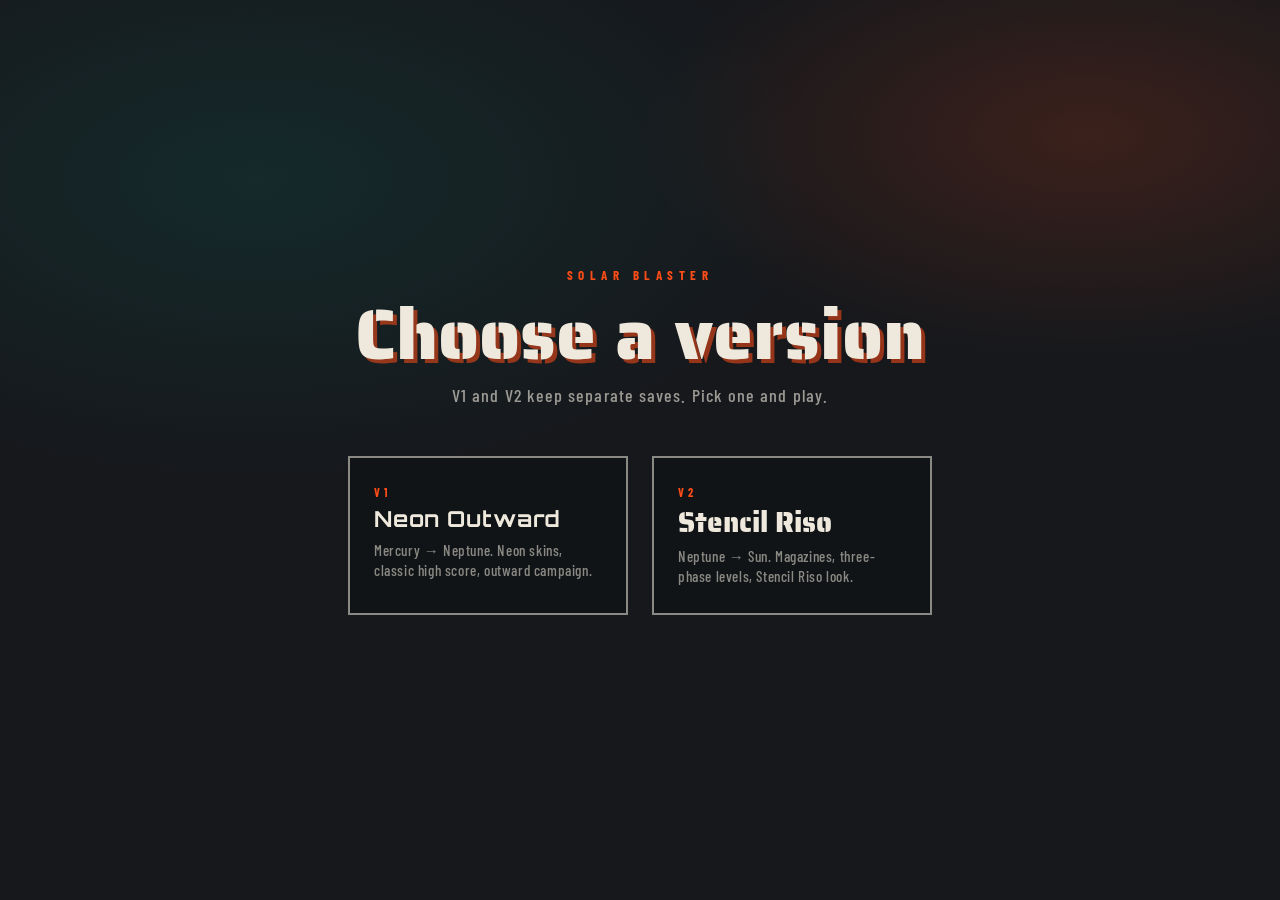
<file: index.html>
<!DOCTYPE html>
<html lang="en">
<head>
  <meta charset="UTF-8" />
  <meta name="viewport" content="width=device-width, initial-scale=1.0" />
  <meta http-equiv="Cache-Control" content="no-store" />
  <title>Solar Blaster</title>
  <link rel="preconnect" href="https://fonts.googleapis.com" />
  <link rel="preconnect" href="https://fonts.gstatic.com" crossorigin />
  <link href="https://fonts.googleapis.com/css2?family=Saira+Stencil+One&family=Barlow+Condensed:wght@500;700&family=Orbitron:wght@700&display=swap" rel="stylesheet" />
  <link rel="stylesheet" href="styles/hub.css" />
</head>
<body>
  <main class="hub">
    <p class="hub-eyebrow">SOLAR BLASTER</p>
    <h1 class="hub-title">Choose a version</h1>
    <p class="hub-sub">V1 and V2 keep separate saves. Pick one and play.</p>

    <div class="hub-cards">
      <a class="hub-card hub-card--v1" href="v1/">
        <span class="hub-card-ver">V1</span>
        <span class="hub-card-name">Neon Outward</span>
        <span class="hub-card-desc">Mercury → Neptune. Neon skins, classic high score, outward campaign.</span>
      </a>
      <a class="hub-card hub-card--v2" href="v2/">
        <span class="hub-card-ver">V2</span>
        <span class="hub-card-name">Stencil Riso</span>
        <span class="hub-card-desc">Neptune → Sun. Magazines, three-phase levels, Stencil Riso look.</span>
      </a>
    </div>
  </main>
</body>
</html>
</file>
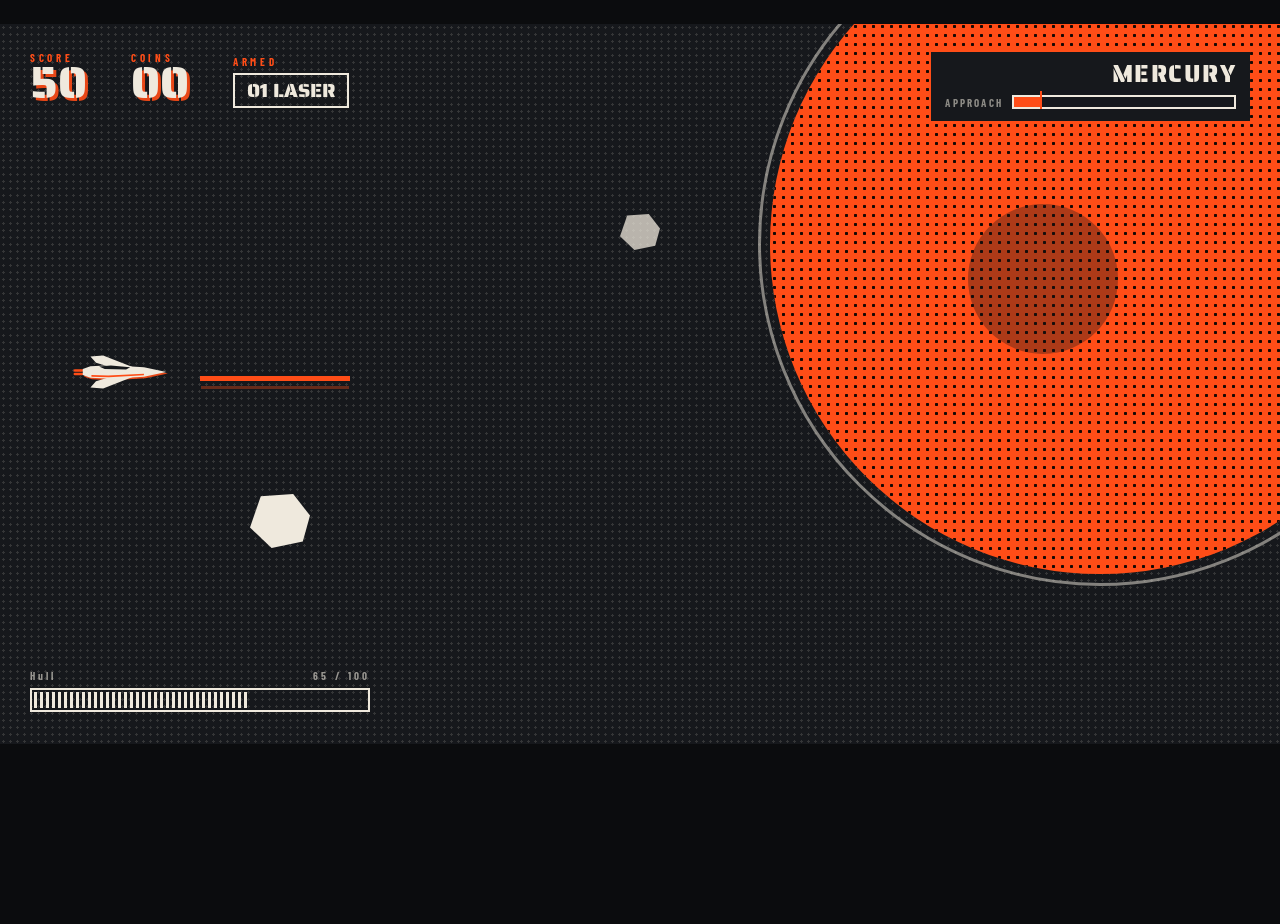
<file: files/solar-blaster-design-handoff/handoff/hud.html>
<!doctype html>
<html lang="en">
<head>
<meta charset="utf-8">
<title>Solar Blaster — 1b HUD reference</title>
<link rel="stylesheet" href="./solar-blaster.css">
<style>
  html,body{margin:0;height:100%;background:#0b0c0e}
  .stage{position:relative;width:1280px;height:720px;margin:24px auto;overflow:hidden}
  .hud-top{position:absolute;inset:0 0 auto 0;display:flex;justify-content:space-between;
           align-items:flex-start;padding:28px 30px;box-sizing:border-box}
  .stats{display:flex;gap:44px;align-items:flex-start}
  .hull{position:absolute;left:30px;bottom:32px;width:340px}
  .hull__head{display:flex;justify-content:space-between;font:700 11px/1 var(--sb-label);
              letter-spacing:.28em;color:rgba(239,233,221,.6);margin-bottom:7px}
  .approach{display:flex;align-items:center;gap:9px;justify-content:flex-end;margin-top:9px}
  .planet{position:absolute;right:-150px;top:-110px;width:660px;height:660px}
  .rock{position:absolute;background:var(--sb-bone);
        clip-path:polygon(18% 4%,72% 0,100% 40%,88% 88%,36% 100%,0 62%)}
  .shot{position:absolute;height:5px;background:var(--sb-blaze);
        box-shadow:0 9px 0 -1px rgba(255,77,23,.35)}
</style>
</head>
<body>
<div class="stage sb-screen">
  <div class="planet sb-planet"><div class="sb-crater" style="left:30%;top:44%;width:150px;height:150px"></div></div>

  <div class="rock" style="left:250px;top:470px;width:60px;height:54px"></div>
  <div class="rock" style="left:620px;top:190px;width:40px;height:36px;opacity:.75"></div>

  <!-- player: 102px LOD, nose right -->
  <img class="sb-ship" src="./assets/ship-reflex07-small.svg" width="102"
       style="position:absolute;left:70px;top:330px" alt="">
  <div class="shot" style="left:200px;top:352px;width:150px"></div>

  <div class="hud-top">
    <div class="stats">
      <div><div class="sb-label">Score</div><div class="sb-num">50</div></div>
      <div><div class="sb-label">Coins</div><div class="sb-num">00</div></div>
      <div style="padding-top:4px">
        <div class="sb-label">Armed</div>
        <div class="sb-chip" style="margin-top:6px">01 LASER</div>
      </div>
    </div>

    <!-- plate is required: this block sits over the planet -->
    <div class="sb-plate" style="text-align:right">
      <div class="sb-title">MERCURY</div>
      <div class="approach">
        <div class="sb-label sb-label--quiet" style="letter-spacing:.2em">Approach</div>
        <div class="sb-meter">
          <div class="sb-meter__fill" style="width:12%"></div>
          <div class="sb-meter__thumb" style="left:12%"></div>
        </div>
      </div>
    </div>
  </div>

  <div class="hull">
    <div class="hull__head"><span>Hull</span><span>65 / 100</span></div>
    <div class="sb-bar"><div class="sb-bar__fill" style="width:65%"></div></div>
  </div>
</div>
</body>
</html>
</file>
<file: styles/hub.css>
/* Hub — version picker for Solar Blaster V1 / V2 */

*, *::before, *::after {
  box-sizing: border-box;
  margin: 0;
  padding: 0;
}

html, body {
  width: 100%;
  min-height: 100%;
  background:
    radial-gradient(ellipse 80% 60% at 20% 20%, rgba(15, 122, 106, 0.18), transparent 55%),
    radial-gradient(ellipse 70% 50% at 85% 15%, rgba(255, 77, 23, 0.16), transparent 50%),
    #16181c;
  color: #efe9dd;
  font-family: 'Barlow Condensed', sans-serif;
}

.hub {
  min-height: 100vh;
  display: flex;
  flex-direction: column;
  align-items: center;
  justify-content: center;
  padding: 48px 24px 64px;
  text-align: center;
}

.hub-eyebrow {
  font: 700 13px/1 'Barlow Condensed', sans-serif;
  letter-spacing: 0.42em;
  color: #ff4d17;
  margin-bottom: 18px;
}

.hub-title {
  font: 400 clamp(42px, 8vw, 72px)/0.95 'Saira Stencil One', sans-serif;
  color: #efe9dd;
  text-shadow: 4px 4px 0 rgba(255, 77, 23, 0.55);
  margin-bottom: 14px;
}

.hub-sub {
  max-width: 36rem;
  font: 500 18px/1.4 'Barlow Condensed', sans-serif;
  letter-spacing: 0.06em;
  color: rgba(239, 233, 221, 0.62);
  margin-bottom: 48px;
}

.hub-cards {
  display: grid;
  grid-template-columns: repeat(2, minmax(0, 280px));
  gap: 24px;
  width: 100%;
  max-width: 640px;
  justify-content: center;
}

.hub-card {
  display: flex;
  flex-direction: column;
  align-items: flex-start;
  gap: 10px;
  padding: 28px 24px 26px;
  text-decoration: none;
  color: inherit;
  border: 2px solid rgba(239, 233, 221, 0.55);
  background: rgba(16, 18, 22, 0.72);
  transition: border-color 120ms ease, transform 120ms ease, background 120ms ease;
}

.hub-card:hover,
.hub-card:focus-visible {
  border-color: #ff4d17;
  background: rgba(16, 18, 22, 0.92);
  transform: translateY(-3px);
  outline: none;
}

.hub-card-ver {
  font: 700 12px/1 'Barlow Condensed', sans-serif;
  letter-spacing: 0.34em;
  color: #ff4d17;
}

.hub-card-name {
  font: 400 28px/1 'Saira Stencil One', sans-serif;
  color: #efe9dd;
}

.hub-card--v1 .hub-card-name {
  font-family: 'Orbitron', sans-serif;
  font-weight: 700;
  font-size: 22px;
  letter-spacing: 0.04em;
}

.hub-card-desc {
  font: 500 15px/1.35 'Barlow Condensed', sans-serif;
  letter-spacing: 0.04em;
  color: rgba(239, 233, 221, 0.55);
  text-align: left;
}

@media (max-width: 640px) {
  .hub-cards {
    grid-template-columns: 1fr;
    max-width: 360px;
  }
}
</file>
<file: files/solar-blaster-design-handoff/handoff/solar-blaster.css>
/* Solar Blaster — Stencil Riso (scheme 1b)
   Two inks on ink-black. Everything halftoned. Deliberate misprint offset. */

@import url('https://fonts.googleapis.com/css2?family=Saira+Stencil+One&family=Barlow+Condensed:wght@500;700&family=Space+Mono&display=swap');

:root {
  /* ink */
  --sb-ink:        #16181c;  /* ground, canopies, dot screen */
  --sb-ink-deep:   #101216;  /* panels, chrome behind HUD */
  --sb-bone:       #efe9dd;  /* paper / hull / HUD strokes */
  --sb-blaze:      #ff4d17;  /* thrust, guns, damage, danger — nothing else */
  --sb-teal:       #0f7a6a;  /* third ink, rare: shields / pickups only */

  --sb-dot:        9px;      /* halftone screen pitch */
  --sb-misprint:   6px;      /* plate offset, always down + right */
  --sb-rule:       2px;      /* stencil stroke weight */

  --sb-display: 'Saira Stencil One', 'Impact', sans-serif;  /* numerals, planet names */
  --sb-label:   'Barlow Condensed', 'Oswald', sans-serif;   /* labels, 700, tracked .3em, UPPER */
  --sb-mono:    'Space Mono', ui-monospace, monospace;      /* readouts, debug */
}

/* ---- ground -------------------------------------------------------- */
.sb-screen {
  background: var(--sb-ink);
  background-image: radial-gradient(circle, rgba(239,233,221,.14) 0 1.1px, transparent 1.2px);
  background-size: 7px 7px;           /* starfield IS the paper grain */
  color: var(--sb-bone);
  font-family: var(--sb-label);
}

/* ---- halftone: overlay on any solid fill ---------------------------- */
.sb-halftone::after {
  content: ''; position: absolute; inset: 0; pointer-events: none;
  background: radial-gradient(circle, var(--sb-ink) 0 1.5px, transparent 1.6px);
  background-size: var(--sb-dot) var(--sb-dot);
  mix-blend-mode: multiply;
}

/* ---- planets: flat blaze disc, screened, bone keyline --------------- */
.sb-planet { position: relative; border-radius: 50%; background: var(--sb-blaze); }
.sb-planet::before {            /* the screen */
  content: ''; position: absolute; inset: 0; border-radius: 50%;
  background: radial-gradient(circle, var(--sb-ink) 0 1.4px, transparent 1.5px);
  background-size: var(--sb-dot) var(--sb-dot); mix-blend-mode: multiply;
}
.sb-planet::after {             /* misregistered keyline */
  content: ''; position: absolute; inset: -12px; border-radius: 50%;
  border: 3px solid var(--sb-bone); opacity: .5;
}
.sb-crater { position: absolute; border-radius: 50%; background: var(--sb-ink); opacity: .35; }

/* ---- typography ----------------------------------------------------- */
.sb-num   { font: 400 44px/.9 var(--sb-display); color: var(--sb-bone);
            text-shadow: 3px 3px 0 rgba(255,77,23,.9); }   /* the misprint */
.sb-label { font: 700 11px/1 var(--sb-label); letter-spacing: .34em;
            text-transform: uppercase; color: var(--sb-blaze); }
.sb-label--quiet { color: rgba(239,233,221,.55); }
.sb-title { font: 400 24px/1 var(--sb-display); letter-spacing: .06em; color: var(--sb-bone); }
.sb-read  { font: 400 11px/1.6 var(--sb-mono); color: rgba(239,233,221,.55); }

/* ---- HUD parts ------------------------------------------------------ */
.sb-chip  { display: inline-block; padding: 5px 12px 6px;
            border: var(--sb-rule) solid var(--sb-bone);
            font: 400 20px/1 var(--sb-display); color: var(--sb-bone); }

.sb-bar   { position: relative; height: 16px; border: var(--sb-rule) solid var(--sb-bone); padding: 2px; }
.sb-bar__fill { height: 100%;
            background: repeating-linear-gradient(90deg, var(--sb-bone) 0 3px, transparent 3px 6px); }
.sb-bar--solid .sb-bar__fill { background: var(--sb-bone); }

.sb-meter { position: relative; width: 220px; height: 10px; border: var(--sb-rule) solid var(--sb-bone); }
.sb-meter__fill  { height: 100%; background: var(--sb-blaze); }
.sb-meter__thumb { position: absolute; top: -6px; width: 2px; height: 18px; background: var(--sb-blaze); }

/* Any HUD block that crosses a planet needs a knocked-out ink plate,
   or it disappears into the blaze fill. Non-negotiable. */
.sb-plate { background: var(--sb-ink); padding: 10px 14px 12px; }

/* ---- ship ------------------------------------------------------------ */
.sb-ship { display: block; height: auto; image-rendering: auto; }
/* LOD: assets/ship-reflex07.svg above 150px · -small.svg to 102px · -icon.svg at 54px */
</file>
